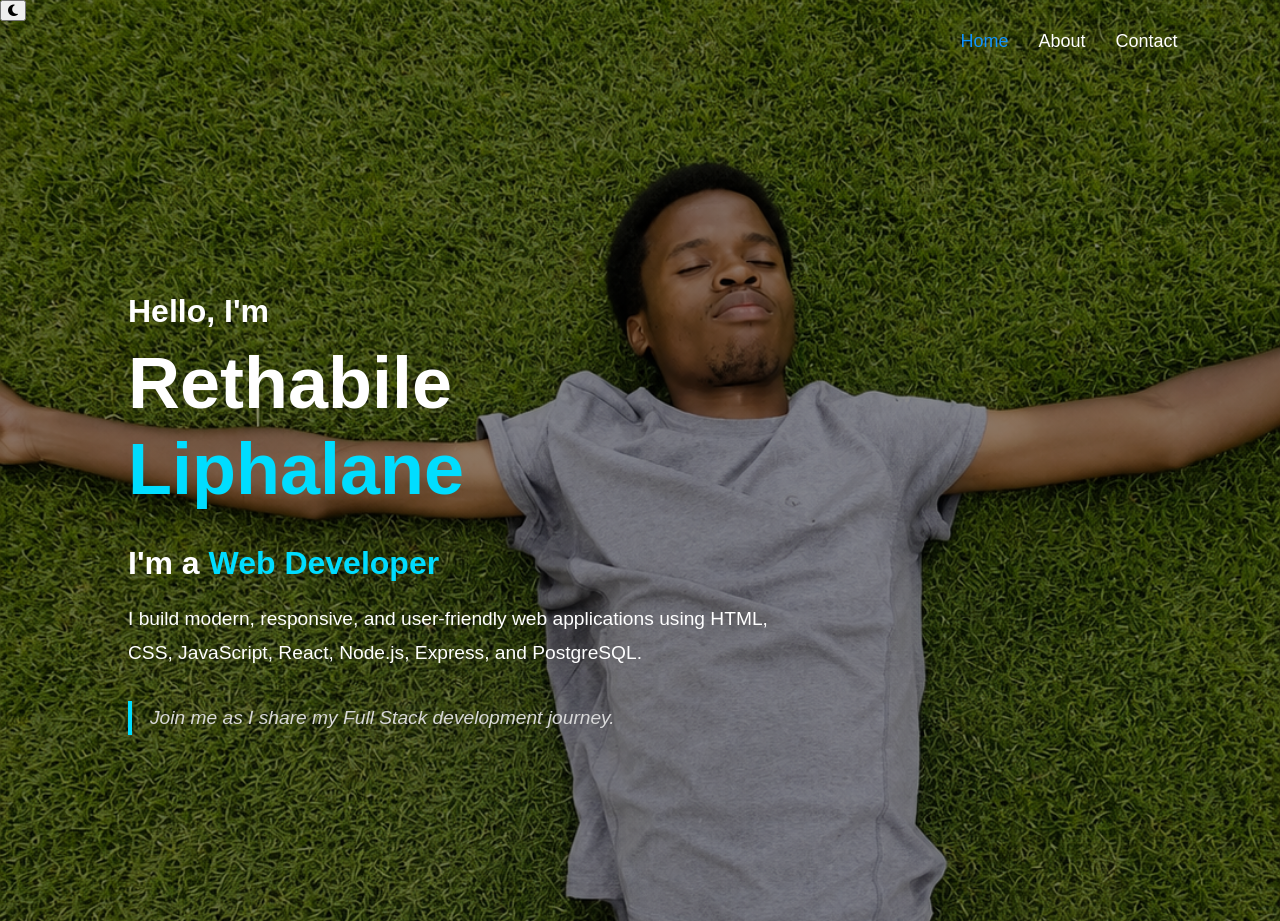
<file: index.html>
<!DOCTYPE html>
<html lang="en">
<head>
    <meta charset="UTF-8">
    <meta name="viewport" content="width=device-width, initial-scale=1.0">
    <title>Rethabile Liphalane</title>

    <link rel="stylesheet" href="public/styles.css">
    <link rel="stylesheet"
          href="https://cdnjs.cloudflare.com/ajax/libs/font-awesome/6.7.2/css/all.min.css">
</head>

<body class="home-page">

    <button id="mode">
        <i class="fa-solid fa-moon"></i>
    </button>

    <nav class="nav-bar">
        <ul>
            <li><a href="index.html" class="active">Home</a></li>
            <li><a href="about.html">About</a></li>
            <li><a href="contact.html">Contact</a></li>
        </ul>
    </nav>

    <section class="home">

        <div class="home-content">

           <h3>Hello, I'm</h3>

            <h1>
                Rethabile <span>Liphalane</span>
            </h1>

            <h3>
                I'm a <span>Web Developer</span>
            </h3>

            <p>
                I build modern, responsive, and user-friendly web applications
                using HTML, CSS, JavaScript, React, Node.js, Express, and PostgreSQL.
            </p>

            <h4>
                Join me as I share my Full Stack development journey.
            </h4>

        </div>

    </section>

    <script src="index.js"></script>

</body>
</html>
</file>
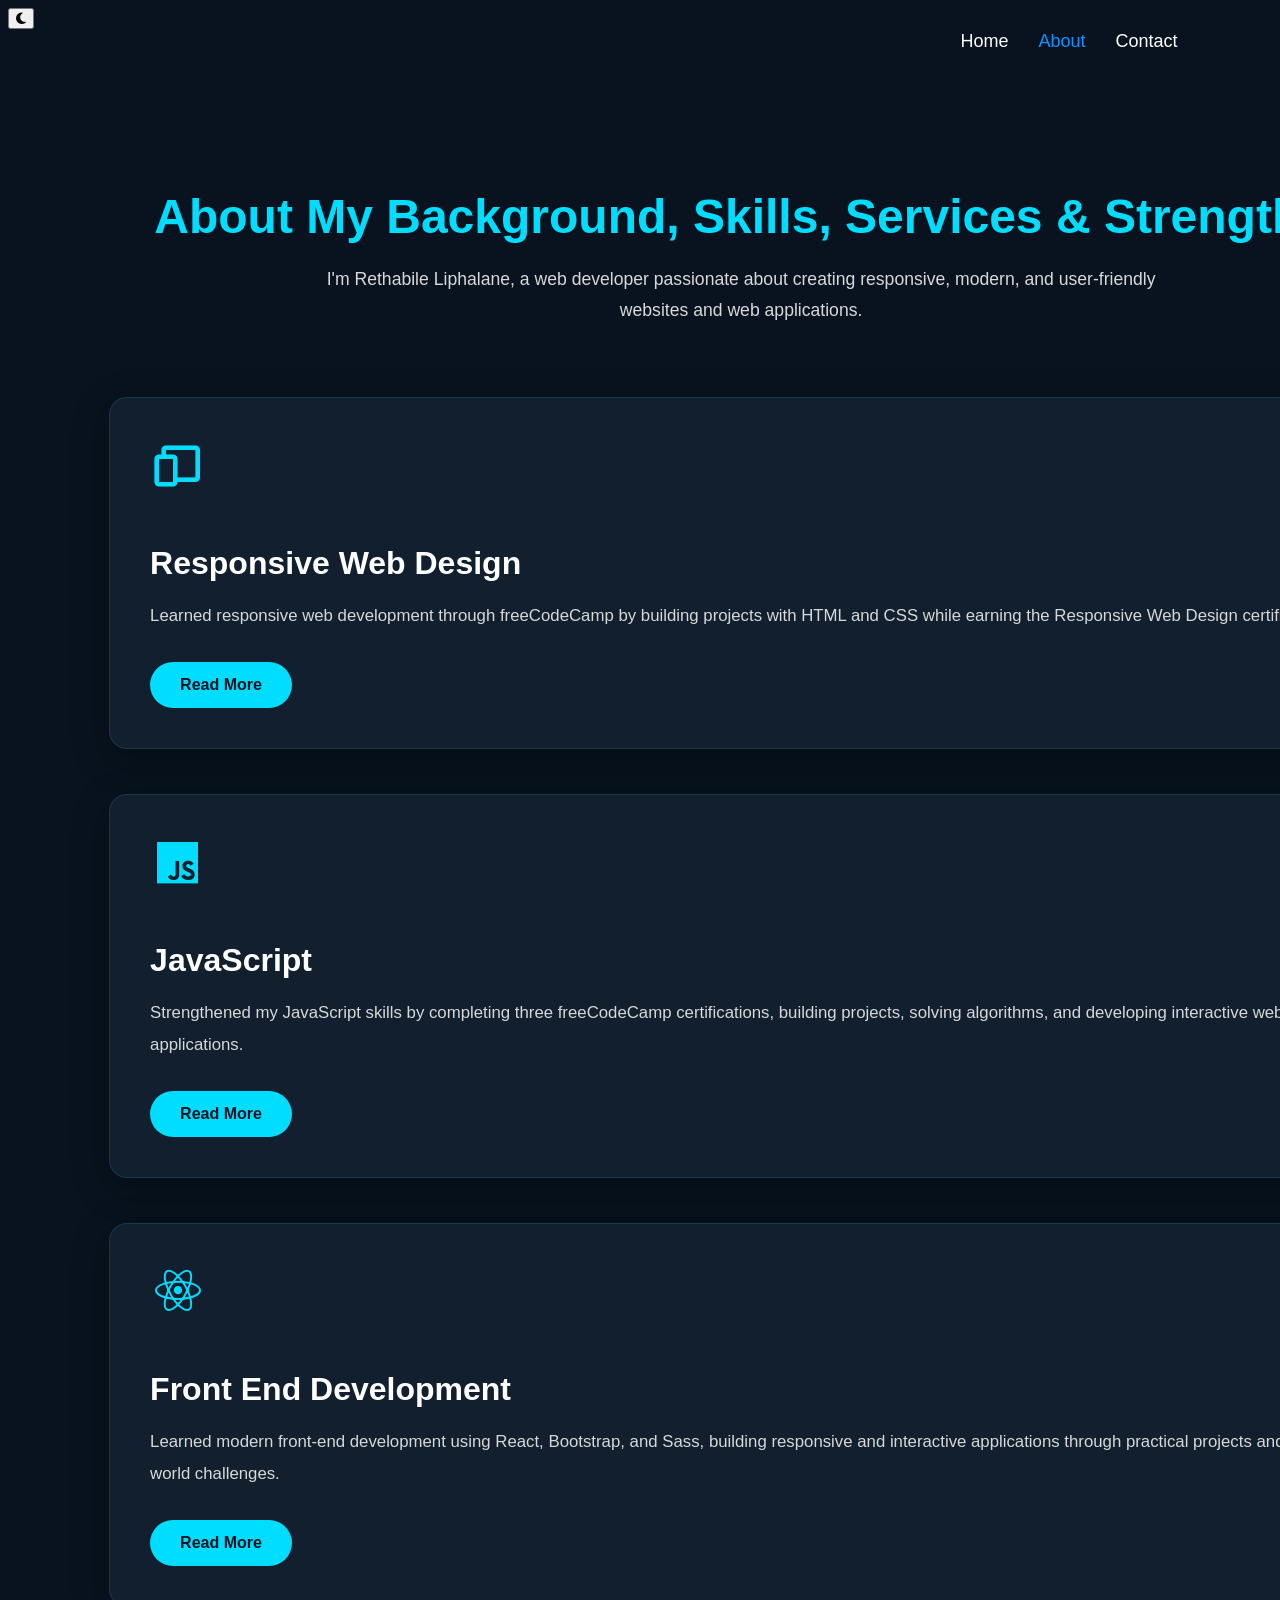
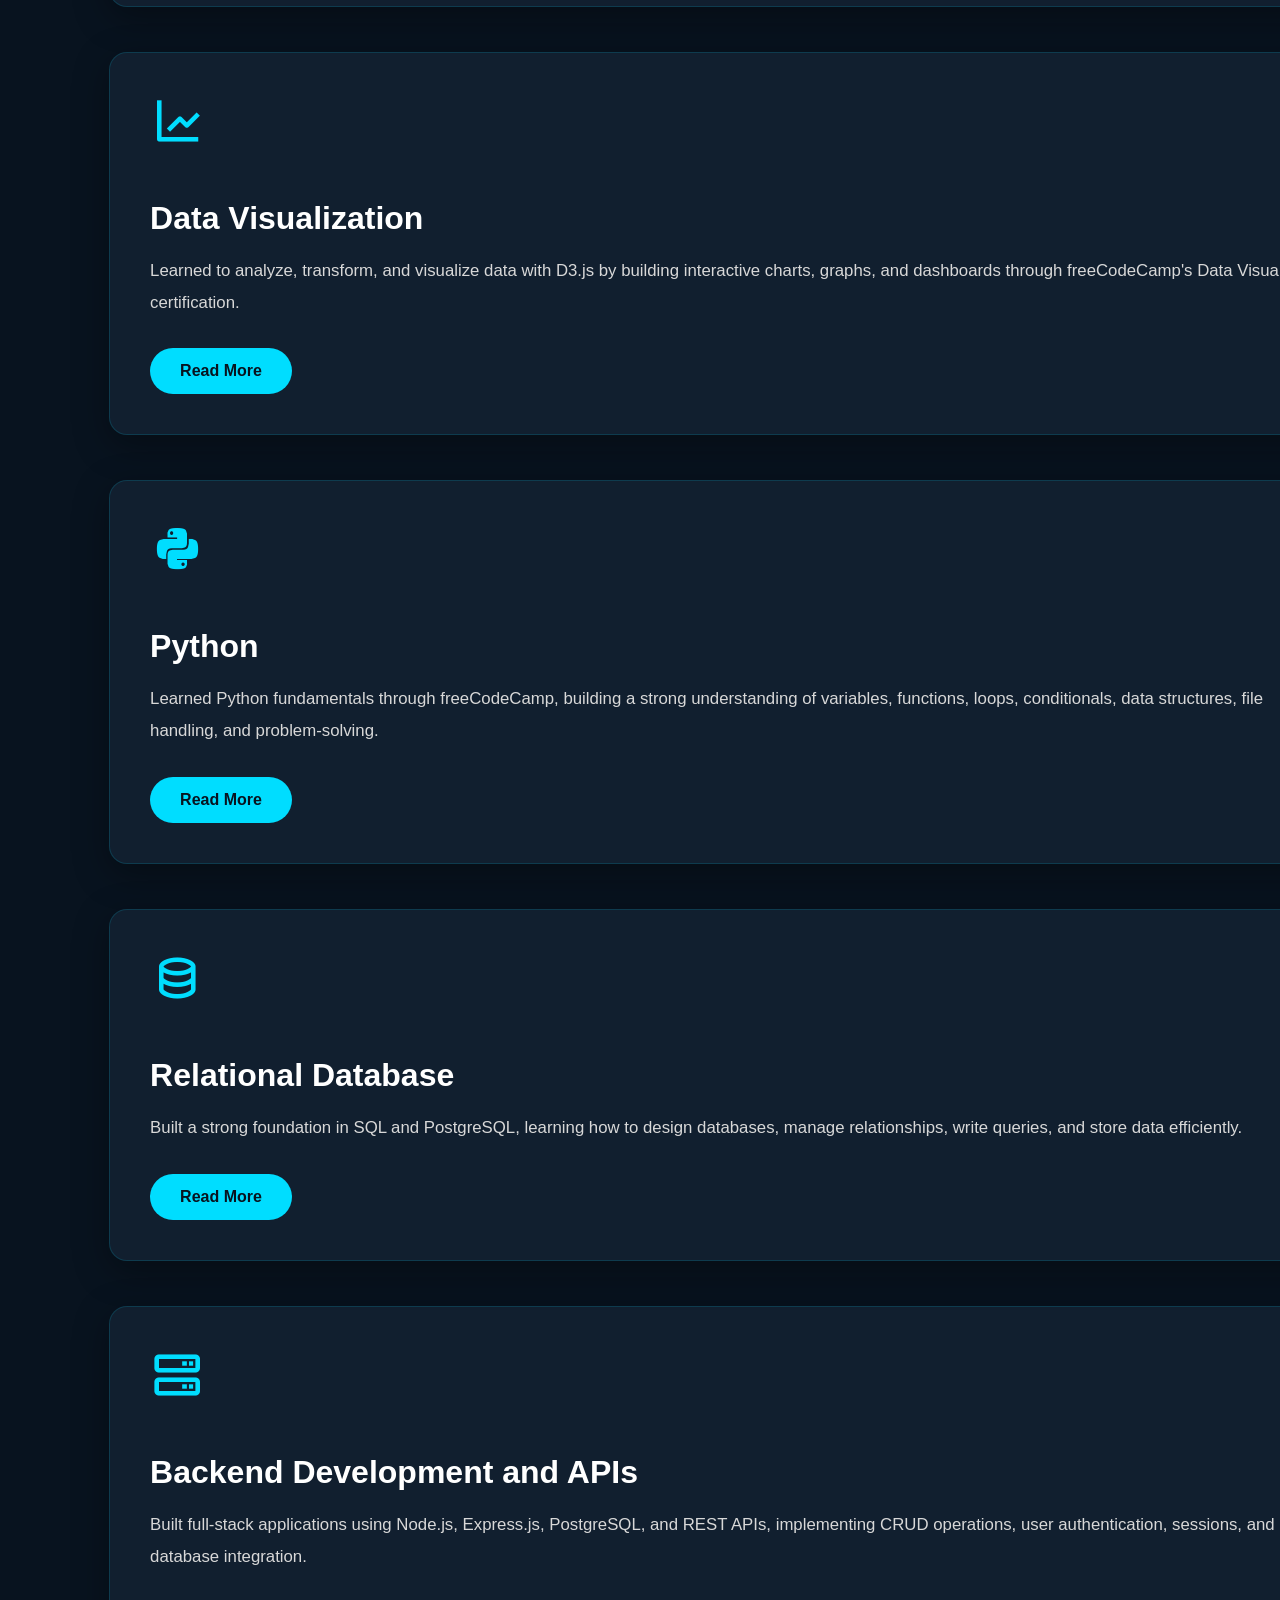
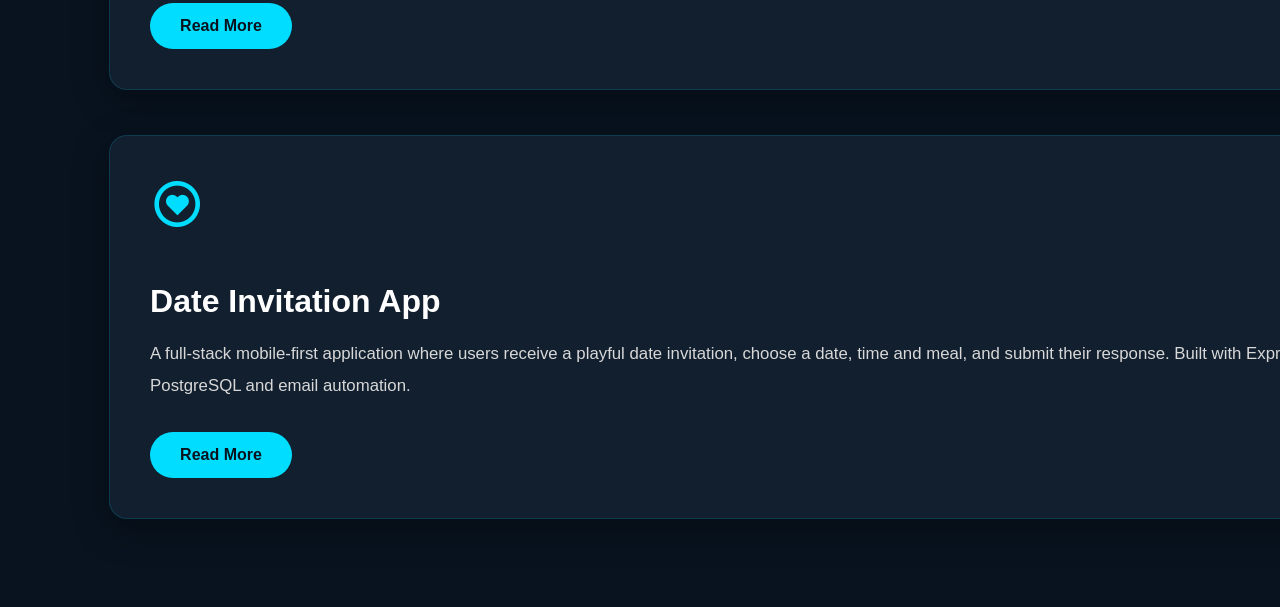
<file: about.html>
<!DOCTYPE html>
<html lang="en">
<head>
    <meta charset="UTF-8">
    <meta name="viewport" content="width=device-width, initial-scale=1.0">
    <title>About Rethabile Liphalane</title>

   <link rel="stylesheet" href="public/styles.css">
 <link rel="stylesheet" href="https://cdnjs.cloudflare.com/ajax/libs/font-awesome/6.7.2/css/all.min.css">
 <link href="https://unpkg.com/boxicons@2.1.4/css/boxicons.min.css" rel="stylesheet">
</head>
<body class="about-page">

    <button id="mode">
        <i class="fa-solid fa-moon"></i>
    </button>

    <nav class="nav-bar">
        <ul>
            <li><a href="index.html">Home</a></li>
            <li><a href="about.html" class="active">About</a></li>
            <li><a href="contact.html">Contact</a></li>
           
        </ul>
    </nav>

    <section class="about">
    <div class="about-content">

        <h1>About My Background, Skills, Services & Strengths</h1>

        <p>
            I'm Rethabile Liphalane, a web developer passionate about creating
            responsive, modern, and user-friendly websites and web applications.
        </p>

        <div class="container">




          <div class="service-box">

    <i class='bx bx-devices'></i>

    <h3>Responsive Web Design</h3>

    <p class="preview">
        Learned responsive web development through freeCodeCamp by building projects with HTML and CSS while earning the Responsive Web Design certification.
    </p>

    <button class="read-more-btn">
        Read More
    </button>

    <div class="more-content">

        <div class="background">
            <h2>Background</h2>

            <p>
                My journey into web development began with
                <a href="https://www.freecodecamp.org/liphalane" target="_blank">freeCodeCamp</a>,
                where I built a solid foundation in HTML and CSS. Through interactive
                lessons and hands-on projects, I learned how to create semantic web
                pages, write clean and maintainable code, and design responsive layouts
                that provide a seamless experience across different devices.
            </p>

            <p>
                As I progressed through the curriculum, I completed several
                <a href="https://www.freecodecamp.org/certification/liphalane/responsive-web-design" target="_blank">
                    certification projects
                </a>,
                each designed to strengthen my practical skills and understanding of
                responsive web design.
            </p>

            <p>
                I also completed the
                <a href="https://www.freecodecamp.org/learn/responsive-web-design-v9/exam-responsive-web-design-certification/exam-responsive-web-design-certification" target="_blank">
                    Responsive Web Design examination
                </a>,
                which challenged my ability to apply everything I had learned.
            </p>
        </div>

        <div class="services">
            <h2>Experience</h2>

            <p>
                Completing the Responsive Web Design curriculum provided me with practical
                experience in building modern, mobile-friendly websites from the ground
                up.
            </p>

            <p>
                Throughout the certification projects, I refined my ability to solve
                layout challenges, organize clean and maintainable code, and create
                websites that balance functionality, accessibility, and visual appeal.
            </p>
        </div>

    </div>

</div>




<div class="service-box">

   <i class='bx bxl-javascript'></i>

    <h3>JavaScript</h3>

   <p class="preview">
    Strengthened my JavaScript skills by completing three freeCodeCamp certifications, building projects, solving algorithms, and developing interactive web applications.
</p>

    <button class="read-more-btn">
        Read More
    </button>

    <div class="more-content">

        <div class="background">
        <h2>Background</h2>

        <p>
            JavaScript was one of the most challenging parts of my learning
            journey. Rather than moving on with only a basic understanding, I
            chose to revisit the curriculum multiple times until I was confident
            in my knowledge and problem-solving abilities.
        </p>

        <p>
            To strengthen my foundation, I completed both the
            <a href="https://www.freecodecamp.org/certification/liphalane/javascript-algorithms-and-data-structures" target="_blank">
                JavaScript Algorithms and Data Structures (Version 7)
            </a>
            and the
            <a href="https://www.freecodecamp.org/certification/liphalane/javascript-algorithms-and-data-structures-v8" target="_blank">
                JavaScript Algorithms and Data Structures (Version 8)
            </a>
            certifications before completing the latest
            <a href="https://www.freecodecamp.org/certification/liphalane/javascript-v9" target="_blank">
                JavaScript curriculum
            </a>
            on freeCodeCamp.
        </p>

        <p>
            Across these three certifications, I completed approximately fifteen
            projects. While some projects covered similar concepts, rebuilding
            them gave me the opportunity to approach problems from different
            perspectives, reinforce core programming concepts, and develop a much
            deeper understanding of JavaScript.
        </p>
    </div>

    <div class="services">
        <h2>Experience</h2>

        <p>
            Through consistent practice, JavaScript became more than just a
            programming language to me. I developed confidence in writing
            functions, manipulating arrays and objects, working with algorithms,
            debugging applications, and applying logical thinking to solve complex
            programming challenges.
        </p>

        <p>
            Completing the curriculum multiple times taught me the value of
            persistence and continuous learning. Each revisit strengthened my
            understanding of the language and improved my ability to write clean,
            efficient, and maintainable code. Today, JavaScript serves as the
            foundation for many of the applications I build and has prepared me
            to work with modern technologies such as React, Node.js, and Express.
        </p>
    </div>
</div>
</div>







<div class="service-box">

   <i class='bx bxl-react'></i>

    <h3>Front End Development</h3>

   <p class="preview">
    Learned modern front-end development using React, Bootstrap, and Sass, building responsive and interactive applications through practical projects and real-world challenges.
</p>
    <button class="read-more-btn">
        Read More
    </button>

    <div class="more-content">

        <div class="background">
        <h2>Background</h2>

        <p>
            The Front End Development Libraries curriculum introduced me to tools
            that expanded my approach to web development. Learning Bootstrap and
            Sass was both enjoyable and rewarding, allowing me to create cleaner,
            more responsive user interfaces while improving the way I organized
            and styled my code.
        </p>

        <p>
            My biggest challenge came when I was introduced to React. Unlike
            anything I had worked with before, React introduced concepts such as
            components, props, and state, which completely changed the way I
            thought about building user interfaces. Understanding these concepts
            took time, patience, and plenty of practice.
        </p>

        <p>
            Despite the challenges, my passion for coding kept me motivated. As I
            continued building projects and experimenting with React, everything
            gradually began to make sense. That persistence eventually led me to
            successfully complete the Front End Development Libraries
            certification.
        </p>
    </div>

    <div class="services">
        <h2>Experience</h2>

       <p>
    Throughout the certification, I completed five practical
    <a href="https://www.freecodecamp.org/certification/liphalane/front-end-development-libraries" target="_blank">projects</a>
    that strengthened my understanding of modern front-end development.
    Each project challenged me to apply Bootstrap, Sass, and React to
    build responsive and interactive applications while writing cleaner
    and more reusable code.
</p>

        <p>
            One of the projects I am most proud of is building a fully functional
            calculator using React. It brought together everything I had learned,
            from component-based architecture and state management to user
            interaction and application logic. Completing these projects gave me
            the confidence to build modern web applications using today's
            front-end technologies.
        </p>
    </div>
</div>
</div>






<div class="service-box">

    <i class='bx bx-line-chart'></i>


    <h3>Data Visualization</h3>

  <p class="preview">
    Learned to analyze, transform, and visualize data with D3.js by building interactive charts, graphs, and dashboards through freeCodeCamp's Data Visualization certification.
</p>

    <button class="read-more-btn">
        Read More
    </button>

    <div class="more-content">

        <div class="background">
        <h2>Background</h2>

        <p>
            The Data Visualization curriculum introduced me to D3.js, a powerful
            JavaScript library for presenting data in meaningful and interactive
            ways. Although it was one of the more challenging technologies I
            encountered, it gave me a new perspective on how raw data can be
            transformed into clear and engaging visual representations.
        </p>

        <p>
            Throughout the course, I learned how to work with datasets, create
            dynamic charts and graphs, and use SVG elements to present
            information in a way that is both informative and visually
            appealing. While D3.js required patience and careful attention to
            detail, it strengthened my understanding of how data and design work
            together.
        </p>

        <p>
            By completing the required projects and assessments, I successfully
            earned the
            <a href="https://www.freecodecamp.org/certification/liphalane/data-visualization" target="_blank">
                Data Visualization certification
            </a>,
            adding another milestone to my web development journey.
        </p>
    </div>

    <div class="services">
        <h2>Experience</h2>

        <p>
            Working with D3.js improved my ability to analyze data, understand
            different data structures, and present information through
            interactive visualizations. It also strengthened my JavaScript skills
            by teaching me how to manipulate data and bind it to graphical
            elements.
        </p>

        <p>
            Although Data Visualization was one of the most demanding parts of
            my learning journey, completing the certification gave me a greater
            appreciation for how data can be communicated effectively through
            thoughtful design and interactivity.
        </p>
    </div>
</div>
</div>







<div class="service-box">

   <i class='bx bxl-python'></i>

    <h3>Python</h3>

   <p class="preview">
    Learned Python fundamentals through freeCodeCamp, building a strong understanding of variables, functions, loops, conditionals, data structures, file handling, and problem-solving.
</p>

    <button class="read-more-btn">
        Read More
    </button>

    <div class="more-content">

        <div class="background">
        <h2>Background</h2>

        <p>
            Python was the second programming language I learned after
            JavaScript. Having already developed strong problem-solving and
            programming fundamentals, I found the transition much smoother. While
            the syntax was different, the logical thinking and problem-solving
            approach remained familiar.
        </p>

        <p>
            Throughout the Scientific Computing with Python curriculum, I became
            comfortable writing clean and readable code while exploring Python's
            core concepts, including variables, functions, loops, conditionals,
            data structures, and file handling.
        </p>

        <p>
            Successfully completing the projects and assessments allowed me to
            earn the
            <a href="https://www.freecodecamp.org/certification/liphalane/python-v9" target="_blank">
                Scientific Computing with Python certification
            </a>,
            further strengthening my understanding of programming from a
            language-independent perspective.
        </p>
    </div>

    <div class="services">
        <h2>Experience</h2>

        <p>
            Learning Python reinforced an important lesson: while programming
            languages may differ in syntax, the core principles of programming
            remain the same. My previous experience with JavaScript enabled me to
            adapt quickly and focus on writing efficient, well-structured code.
        </p>

        <p>
            Through the certification projects, I gained confidence in applying
            Python to solve computational problems, organize data, and write
            maintainable programs. The experience also strengthened my ability to
            learn new technologies and adapt to different programming
            environments with confidence.
        </p>
    </div>
</div>

</div>





<div class="service-box">

    <i class='bx bx-data'></i>

    <h3>Relational Database</h3>

  

<p class="preview">
    Built a strong foundation in SQL and PostgreSQL, learning how to design databases, manage relationships, write queries, and store data efficiently.
</p>
    <button class="read-more-btn">
        Read More
    </button>

    <div class="more-content">

        <div class="background">
        <h2>Background</h2>

        <p>
            The Relational Database curriculum introduced me to an entirely new
            side of software development. Until then, I had been storing data in
            variables, arrays, and objects. Learning about databases showed me
            how applications can store information permanently, making it
            available long after a program has stopped running.
        </p>

        <p>
            I was fascinated to discover that databases have their own language,
            SQL, and their own way of organizing and retrieving information.
            Learning SQL, database design, and data relationships gave me a
            deeper understanding of how real-world applications manage large
            amounts of information efficiently. Working with relational
            databases quickly became one of my favorite parts of my web
            development journey. I enjoyed it so much that I completed the
            Relational Database curriculum twice, not because I needed to, but
            because I genuinely wanted to deepen my understanding and spend more
            time building with SQL and PostgreSQL.
        </p>

        <p>
            By completing the curriculum and its practical projects, I earned the
            <a href="https://www.freecodecamp.org/certification/liphalane/relational-database-v8" target="_blank">
                Relational Database certification
            </a>,
            adding another important milestone to my journey as a full-stack
            developer.
        </p>
    </div>
    <div class="services">
        <h2>Experience</h2>

        <p>
            Throughout the certification, I gained practical experience writing
            SQL queries, creating and managing relational databases, organizing
            data into tables, and retrieving information efficiently. I also
            learned how well-designed databases improve the reliability and
            performance of applications.
        </p>

        <p>
            One of the projects I enjoyed the most was building a Number
            Guessing Game that stored player information and game statistics in a
            PostgreSQL database. Seeing my application remember users and their
            progress made me appreciate the power of persistent data and showed
            me how databases form the backbone of modern web applications.
        </p>
    </div>
</div>

</div>




<div class="service-box">

   <i class='bx bx-server'></i>

    <h3>Backend Development and APIs</h3>

   <p class="preview">
    Built full-stack applications using Node.js, Express.js, PostgreSQL, and REST APIs, implementing CRUD operations, user authentication, sessions, and database integration.
</p>

    <button class="read-more-btn">
        Read More
    </button>

    <div class="more-content">

        <div class="background">
        <h2>Background</h2>

        <p>
            The Back End Development and APIs curriculum was the point where
            everything I had learned began to connect. The HTML, CSS,
            JavaScript, React, and SQL knowledge I had gained now came together
            to form complete web applications. This was where my ideas could
            finally become fully functional software.
        </p>

        <p>
            Although I was already familiar with fetching data using asynchronous
            JavaScript, building the back end was a completely different
            experience. I learned how to create servers from scratch using
            Express.js, define routes, handle requests and responses, and build
            the logic that powers web applications behind the scenes.
        </p>

        <p>
            As the curriculum progressed, I learned how to connect Express with
            PostgreSQL, allowing my applications to communicate seamlessly
            between the front end, server, and database. Understanding how these
            technologies work together gave me a much deeper appreciation for
            full-stack development. Completing the required projects earned me
            the Back End Development and APIs certification
            
        </p>
    </div>

    <div class="services">
        <h2>Experience</h2>

        <p>
            By this stage of my journey, learning had become exciting rather
            than intimidating. Because I already had a strong foundation in
            front-end development and relational databases, building complete
            applications felt natural. I enjoyed connecting user interfaces to
            servers and databases, seeing every part of an application work
            together as one system.
        </p>

        <p>
            Today, I am comfortable developing full-stack applications using
            Express.js and PostgreSQL. I can build RESTful APIs, perform Create,
            Read, Update, and Delete (CRUD) operations, authenticate users,
            securely store user information, manage login sessions, and connect
            front-end applications to a database through a back-end server. This
            certification marked the moment I truly felt like a Full-Stack
            Developer.
        </p>
    </div>
</div>

</div>








<div class="service-box">
    <i class='bx bx-heart-circle'></i>

    <h3>Date Invitation App</h3>

    <p class="preview">
        A full-stack mobile-first application where users receive a playful
        date invitation, choose a date, time and meal, and submit their
        response. Built with Express.js, PostgreSQL and email automation.
    </p>

    <button class="read-more-btn">
        Read More
    </button>

    <div class="more-content">

        <div class="background">
            <h2>Background</h2>

            <p>
                I wanted to build something different from the usual CRUD
                applications. Instead of another inventory or to-do app, I
                designed a fun date invitation that feels interactive from the
                very first screen.
            </p>

            <p>
                The project follows a mobile-first approach because it was
                designed primarily for smartphone users. One of my favourite
                features is the moving "No" button, which dodges the user's
                cursor and encourages them to accept the invitation.
            </p>
        </div>

        <div class="services">
            <h2>Experience</h2>

            <p>
                After accepting the invitation, the user selects a preferred
                date, time and meal. The information is sent to an Express.js
                server where it is stored securely in a PostgreSQL database.
            </p>

            <p>
                Once the submission is complete, an email notification is
                automatically sent to me containing the invitation details.
                Building this project allowed me to combine responsive design,
                JavaScript, Express.js, PostgreSQL, REST APIs, CRUD operations
                and email integration into one complete application.
            </p>

            <a href="https://go-out.onrender.com/" target="_blank" class="project-link">
                View Live Project
            </a>
        </div>
   
         

     </div>
     </div>
     </div>
     </div>
</section>

    <script src="index.js"></script>

</body>
</html>
</file>
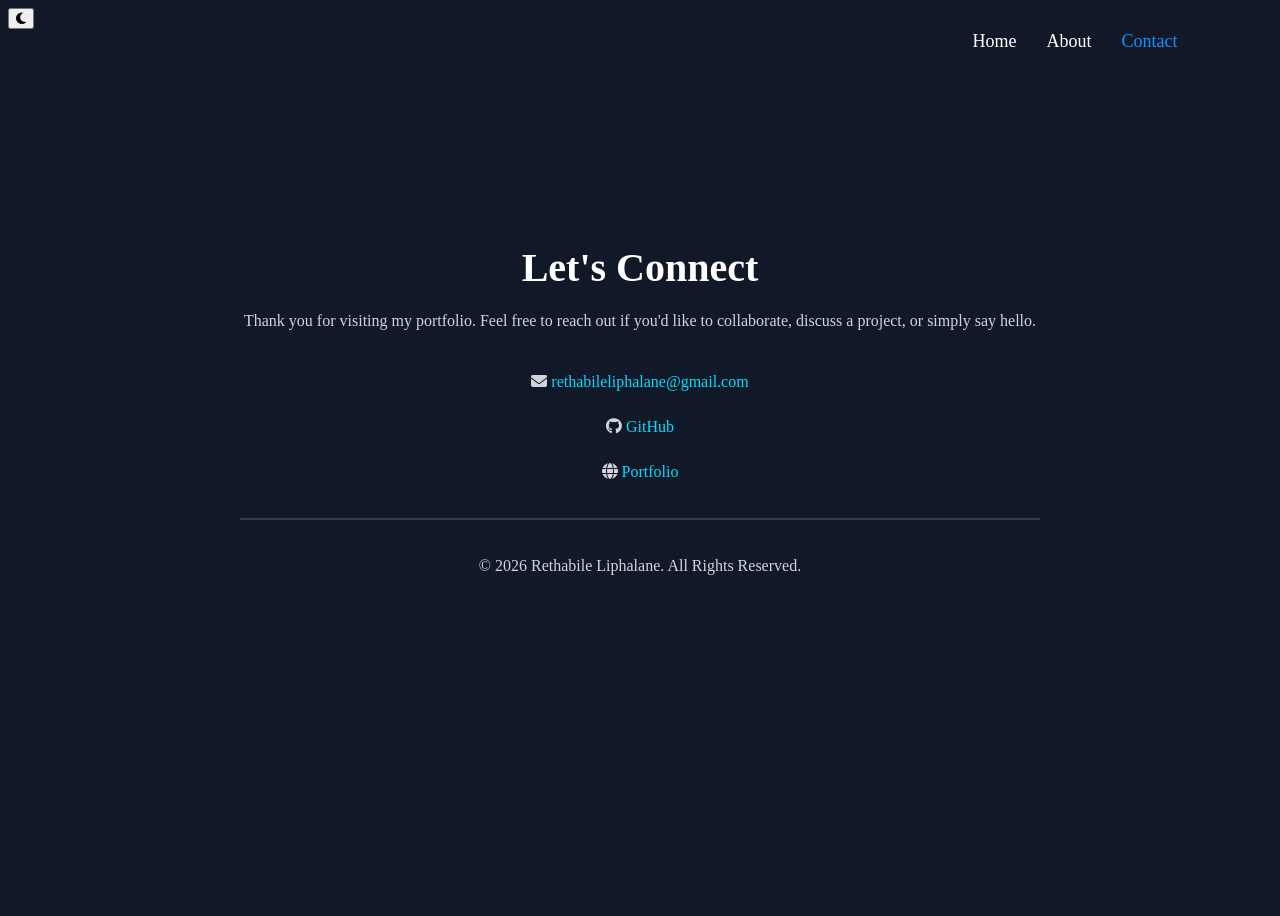
<file: contact.html>
<!DOCTYPE html>
<html lang="en">
<head>
    <meta charset="UTF-8">
    <meta name="viewport" content="width=device-width, initial-scale=1.0">
    <title>Contact | Rethabile Liphalane</title>

    <link rel="stylesheet" href="public/styles.css">
    <link rel="stylesheet" href="https://cdnjs.cloudflare.com/ajax/libs/font-awesome/6.7.2/css/all.min.css">
</head>

<body class="contact-page">

    <button id="mode">
        <i class="fa-solid fa-moon"></i>
    </button>

    <nav class="nav-bar">
        <ul>
            <li><a href="index.html">Home</a></li>
            <li><a href="about.html">About</a></li>
            <li><a href="contact.html" class="active">Contact</a></li>
        </ul>
    </nav>

    <footer class="footer">

        <h2>Let's Connect</h2>

        <p>
            Thank you for visiting my portfolio.
            Feel free to reach out if you'd like to collaborate,
            discuss a project, or simply say hello.
        </p>

        <div class="footer-links">

            <p>
                <i class="fas fa-envelope"></i>
                <a href="mailto:rethabileliphalane@gmail.com">
                    rethabileliphalane@gmail.com
                </a>
            </p>

            <p>
                <i class="fab fa-github"></i>
                <a href="https://github.com/rethabileliphalane213-lab" target="_blank">
                    GitHub
                </a>
            </p>

            <p>
                <i class="fas fa-globe"></i>
                <a href="https://my-personal-portfolio-1-8xa2.onrender.com/" target="_blank">
                    Portfolio
                </a>
            </p>

        </div>

        <hr>

        <p>
            © 2026 Rethabile Liphalane. All Rights Reserved.
        </p>

    </footer>

    <script src="index.js"></script>

</body>
</html>
</file>
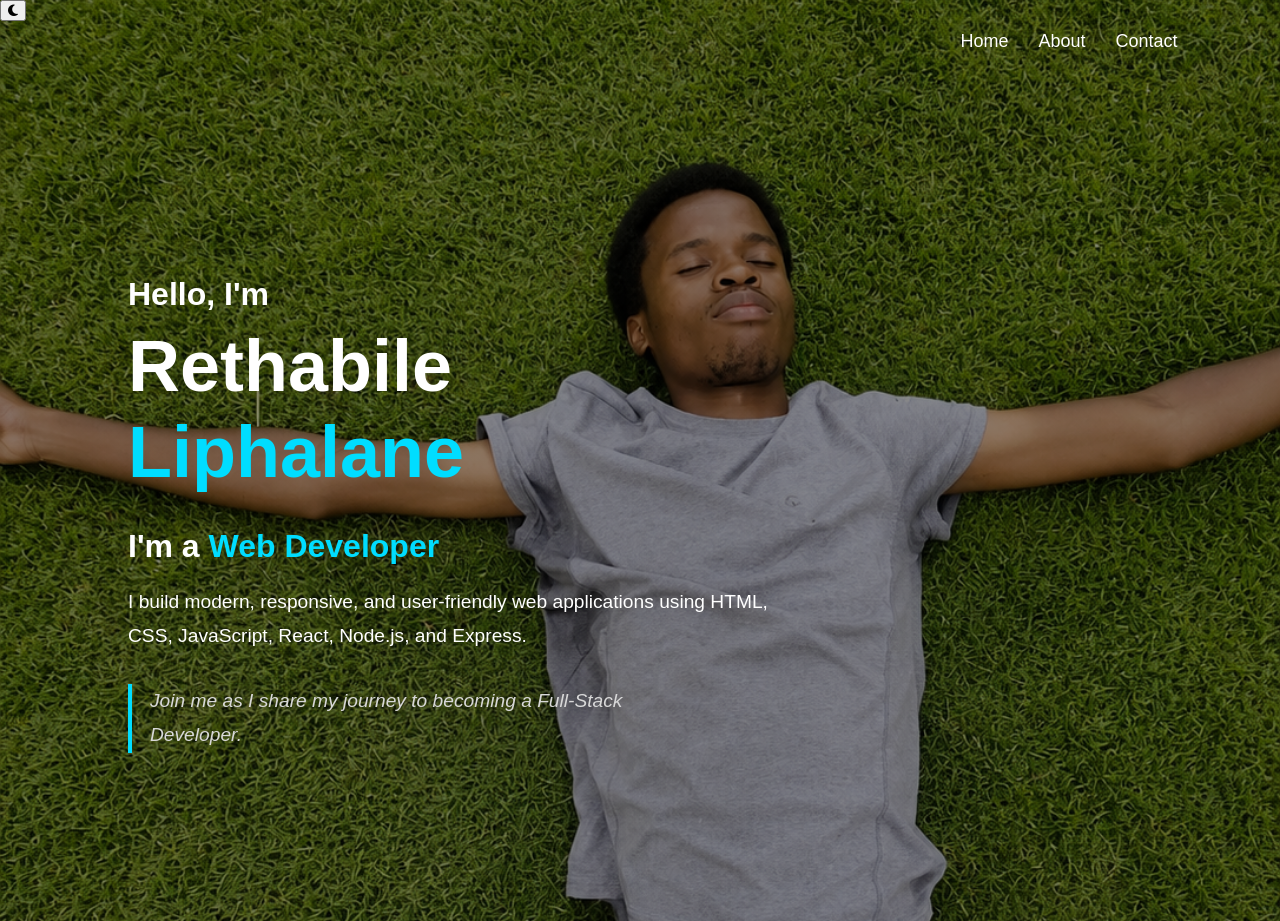
<file: home.html>
<!DOCTYPE html>
<html lang="en">
    <head>
        <link rel="stylesheet" href="/public/styles.css">
        <link rel="stylesheet" href="https://cdnjs.cloudflare.com/ajax/libs/font-awesome/6.7.2/css/all.min.css">
        <title>My Website</title>
    </head>
    <body class="home-page">
        <button id="mode"><i class="fa-solid fa-moon"></i></button>
  <section class="home">
    <div class="home-content">
        <h3>Hello, I'm</h3>

        <h1>Rethabile <span>Liphalane</span></h1>

        <h3>I'm a <span>Web Developer</span></h3>

        <p>
            I build modern, responsive, and user-friendly web applications
            using HTML, CSS, JavaScript, React, Node.js, and Express.
        </p>
        <div>
         <h4>Join me as I share my journey to becoming a Full-Stack Developer.</h4>
    </div>
</section>
<section class="nav" >
  <nav class="nav-bar">
    <ul>
        <li><a href="home.html" >Home</a></li>
        <li><a href="about.html">About</a></li>
        <li><a href="contact.html">Contact</a></li>
    </ul>
</section>

            <script src="index.js">
    
            </script>
    </body>
</html>
</file>
<file: public/styles.css>
:root{
    --main-color:#00ddff;
}

.home-page{
    font-family: Arial, sans-serif;
    margin: 0;
    padding: 0;
    font-size: 16px;

    min-height: 100vh;

    background-image:
        linear-gradient(rgba(0,0,0,.45), rgba(0,0,0,.45)),
        url("profile1.png");

    background-size: cover;
    background-repeat: no-repeat;
    background-position: center 25%;
    
}
.nav-bar{
    position: fixed;
    top: 0;
    right: 0;
    width: 100%;
    background: transparent;
    padding: 15px 8%;
    display: flex;
    justify-content: flex-end;
    align-items: center;
    z-index: 1000;
}

.nav-bar ul{
    display: flex;
    list-style: none;
    gap: 30px;
}

.nav-bar ul li a{
    color: white;
    text-decoration: none;
    font-size: 18px;
    font-weight: 500;
    transition: .3s;
}

.nav-bar ul li a:hover,
.nav-bar ul li a.active{
    color: #0f93ff;
}


.home{
    min-height: 100vh;
    display: flex;
    align-items: center;
    padding: 0 10%;
}

.home-content{
    max-width: 650px;
    margin-top: 80px;
}

.home-content h3{
    font-size: 2rem;
    color: white;
    margin-bottom: 10px;
}

.home-content h1{
    font-size: 4.5rem;
    color: white;
    margin: 0;
    line-height: 1.2;
}

.home-content p{
    font-size: 1.2rem;
    color: white;
    line-height: 1.8;
    margin-top: 20px;
}

.home-content span{
    color: var(--main-color);
}

.home-content h4{
    font-size: 1.2rem;
    font-weight: 400;
    color: #d8d8d8;
    line-height: 1.8;
    margin-top: 30px;
    max-width: 550px;
    border-left: 4px solid var(--main-color);
    padding-left: 18px;
    font-style: italic;
}






/*==========================
        ABOUT PAGE
===========================*/

.about-page{
    background:#08131f;
    color:#fff;
    font-family:Arial, Helvetica, sans-serif;
}

.about{
    width:100%;
    padding:120px 8% 80px;
}

.about-content{
    max-width:1300px;
    margin:auto;
}

.about-content h1{
    text-align:center;
    font-size:3rem;
    margin-bottom:20px;
    color:#00ddff;
}

.about-content>p{
    text-align:center;
    max-width:850px;
    margin:0 auto 70px;
    line-height:1.8;
    font-size:1.1rem;
    color:#d9d9d9;
}

/*==========================
      SERVICES COLUMN
===========================*/

.container{
    display:flex;
    flex-direction:column;
    gap:45px;
}

/*==========================
      SERVICE BOX
===========================*/

.service-box{

    background:#111f2f;

    border:1px solid rgba(0,221,255,.15);

    border-radius:18px;

    padding:40px;

    transition:.35s;

    box-shadow:
    0 10px 35px rgba(0,0,0,.35);
}

.service-box:hover{

    transform:translateY(-8px);

    border-color:#00ddff;

    box-shadow:
    0 15px 45px rgba(0,221,255,.15);
}

/*==========================
        ICON
===========================*/

.service-box i{

    font-size:55px;

    color:#00ddff;

    margin-bottom:20px;
}

.service-box h3{

    font-size:2rem;

    margin-bottom:18px;
}

.preview{

    color:#d8d8d8;

    font-size:1.05rem;

    line-height:1.9;

    margin-bottom:30px;
}

/*==========================
      READ MORE BUTTON
===========================*/

.read-more-btn{

    background:#00ddff;

    color:#08131f;

    border:none;

    padding:14px 30px;

    border-radius:40px;

    font-size:16px;

    font-weight:bold;

    cursor:pointer;

    transition:.3s;
}

.read-more-btn:hover{

    background:white;

    transform:scale(1.05);
}

/*==========================
      EXPANDED CONTENT
===========================*/

.more-content{

    display:none;

    margin-top:45px;

    border-top:1px solid rgba(255,255,255,.1);

    padding-top:35px;
}

/* show after javascript adds active class */

.service-box.active .more-content{

    display:flex;

    flex-direction:column;

    gap:35px;
}

/*==========================
      BACKGROUND
===========================*/

.background{

    background:#162738;

    border-radius:15px;

    padding:30px;
}

.background h2{

    color:#00ddff;

    margin-bottom:20px;

    font-size:1.7rem;
}

/*==========================
      EXPERIENCE
===========================*/

.services{

    background:#162738;

    border-radius:15px;

    padding:30px;
}

.services h2{

    color:#00ddff;

    margin-bottom:20px;

    font-size:1.7rem;
}

/*==========================
        PARAGRAPHS
===========================*/

.background p,
.services p{

    line-height:1.9;

    color:#d8d8d8;

    margin-bottom:18px;

    font-size:1rem;
}

/*==========================
         LINKS
===========================*/

.background a,
.services a{

    color:#00ddff;

    text-decoration:none;

    font-weight:600;
}

.background a:hover,
.services a:hover{

    text-decoration:underline;
}

/*==========================
      LIVE PROJECT LINK
===========================*/

.project-link{

    display:inline-block;

    margin-top:20px;

    background:#00ddff;

    color:#08131f;

    padding:12px 24px;

    border-radius:30px;

    font-weight:bold;

    transition:.3s;
}

.project-link:hover{

    transform:translateY(-3px);

    background:white;
}

/*==========================
        RESPONSIVE
===========================*/

@media(max-width:900px){

.about{

padding:100px 25px;

}

.about-content h1{

font-size:2.3rem;

}

.service-box{

padding:25px;

}

.background,
.services{

padding:20px;

}

.service-box h3{

font-size:1.6rem;

}

.service-box i{

font-size:45px;

}

}















.contact-page{
    background:#111827;
    color:white;
    min-height:100vh;
}

.footer{
    max-width:800px;
    margin:150px auto 50px;
    text-align:center;
    padding:2rem;
}

.footer h2{
    font-size:2.5rem;
    margin-bottom:1rem;
}

.footer p{
    line-height:1.8;
    color:#d1d5db;
}

.footer-links{
    margin:2rem 0;
}

.footer-links p{
    margin:1rem 0;
}

.footer-links a{
    color:var(--main-color);
    text-decoration:none;
}

.footer-links a:hover{
    text-decoration:underline;
}

.footer hr{
    margin:2rem auto;
    border:1px solid rgba(255,255,255,.15);
}
</file>
